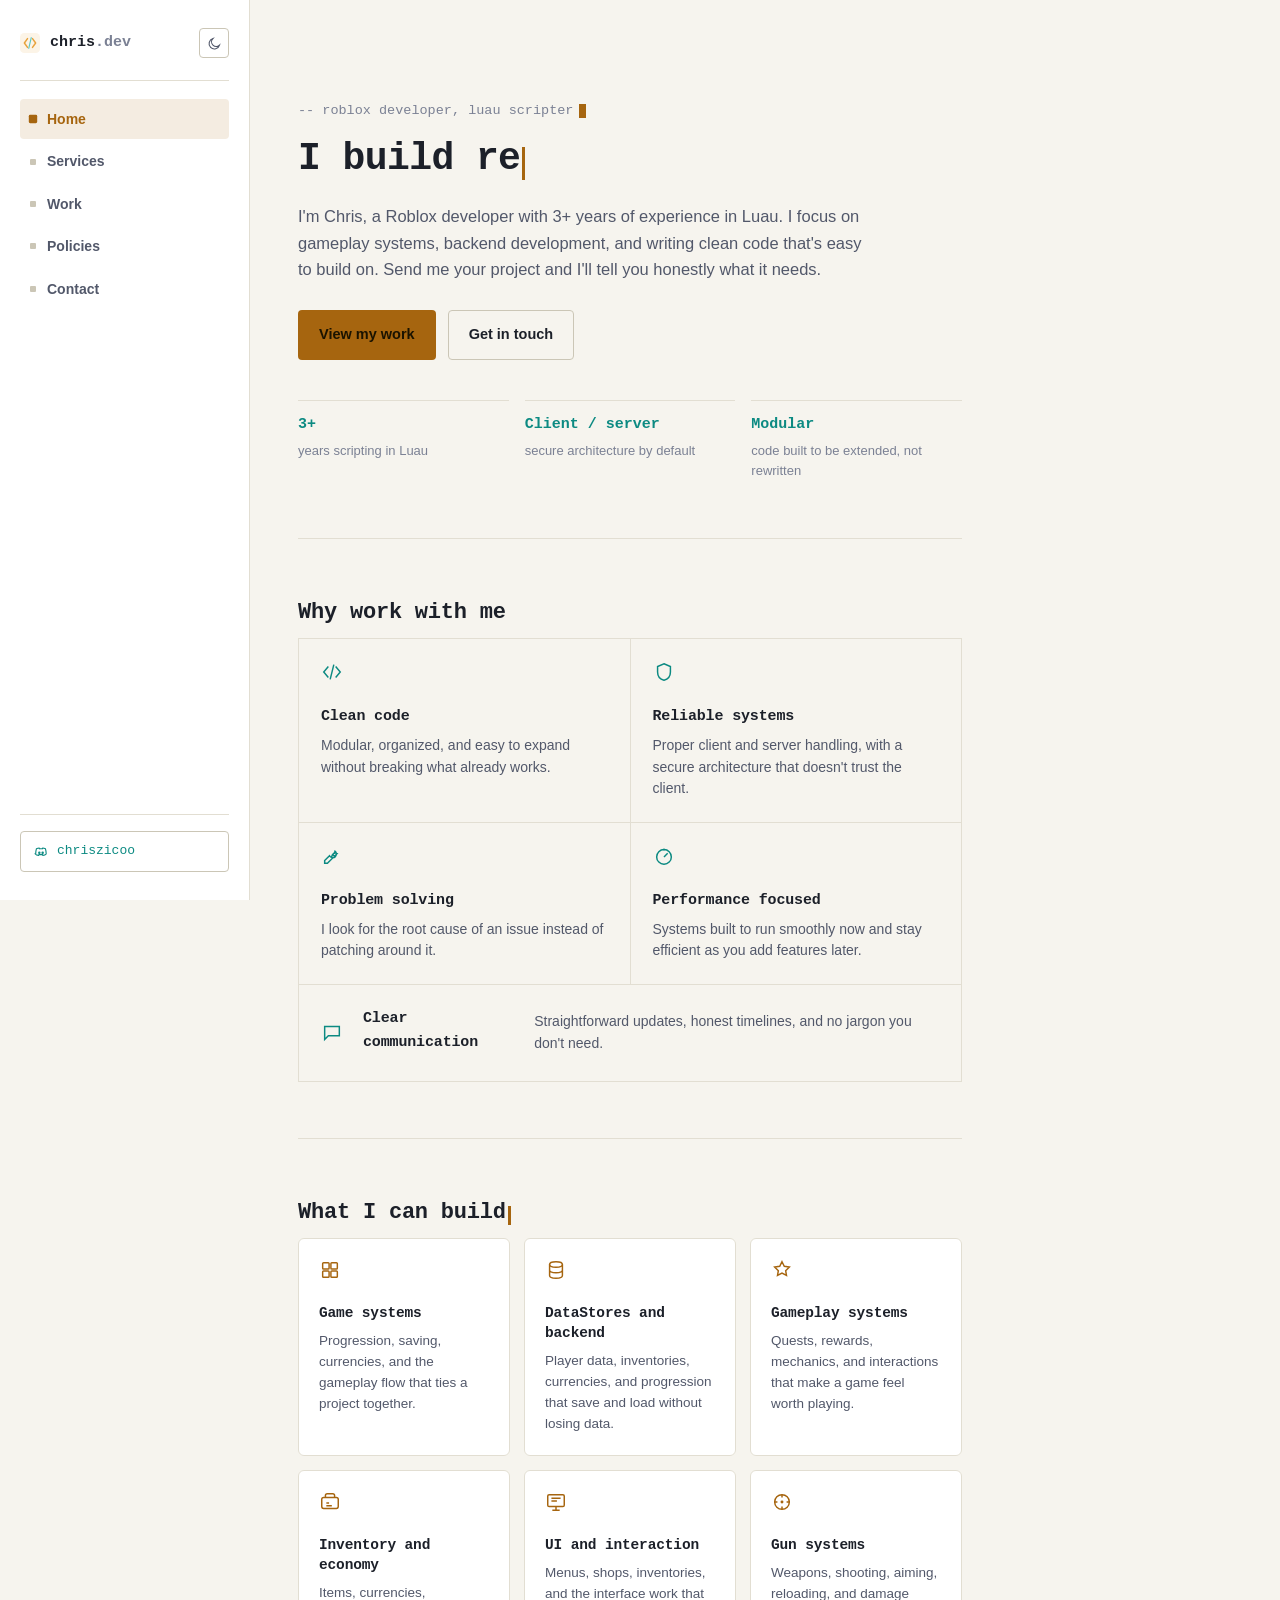
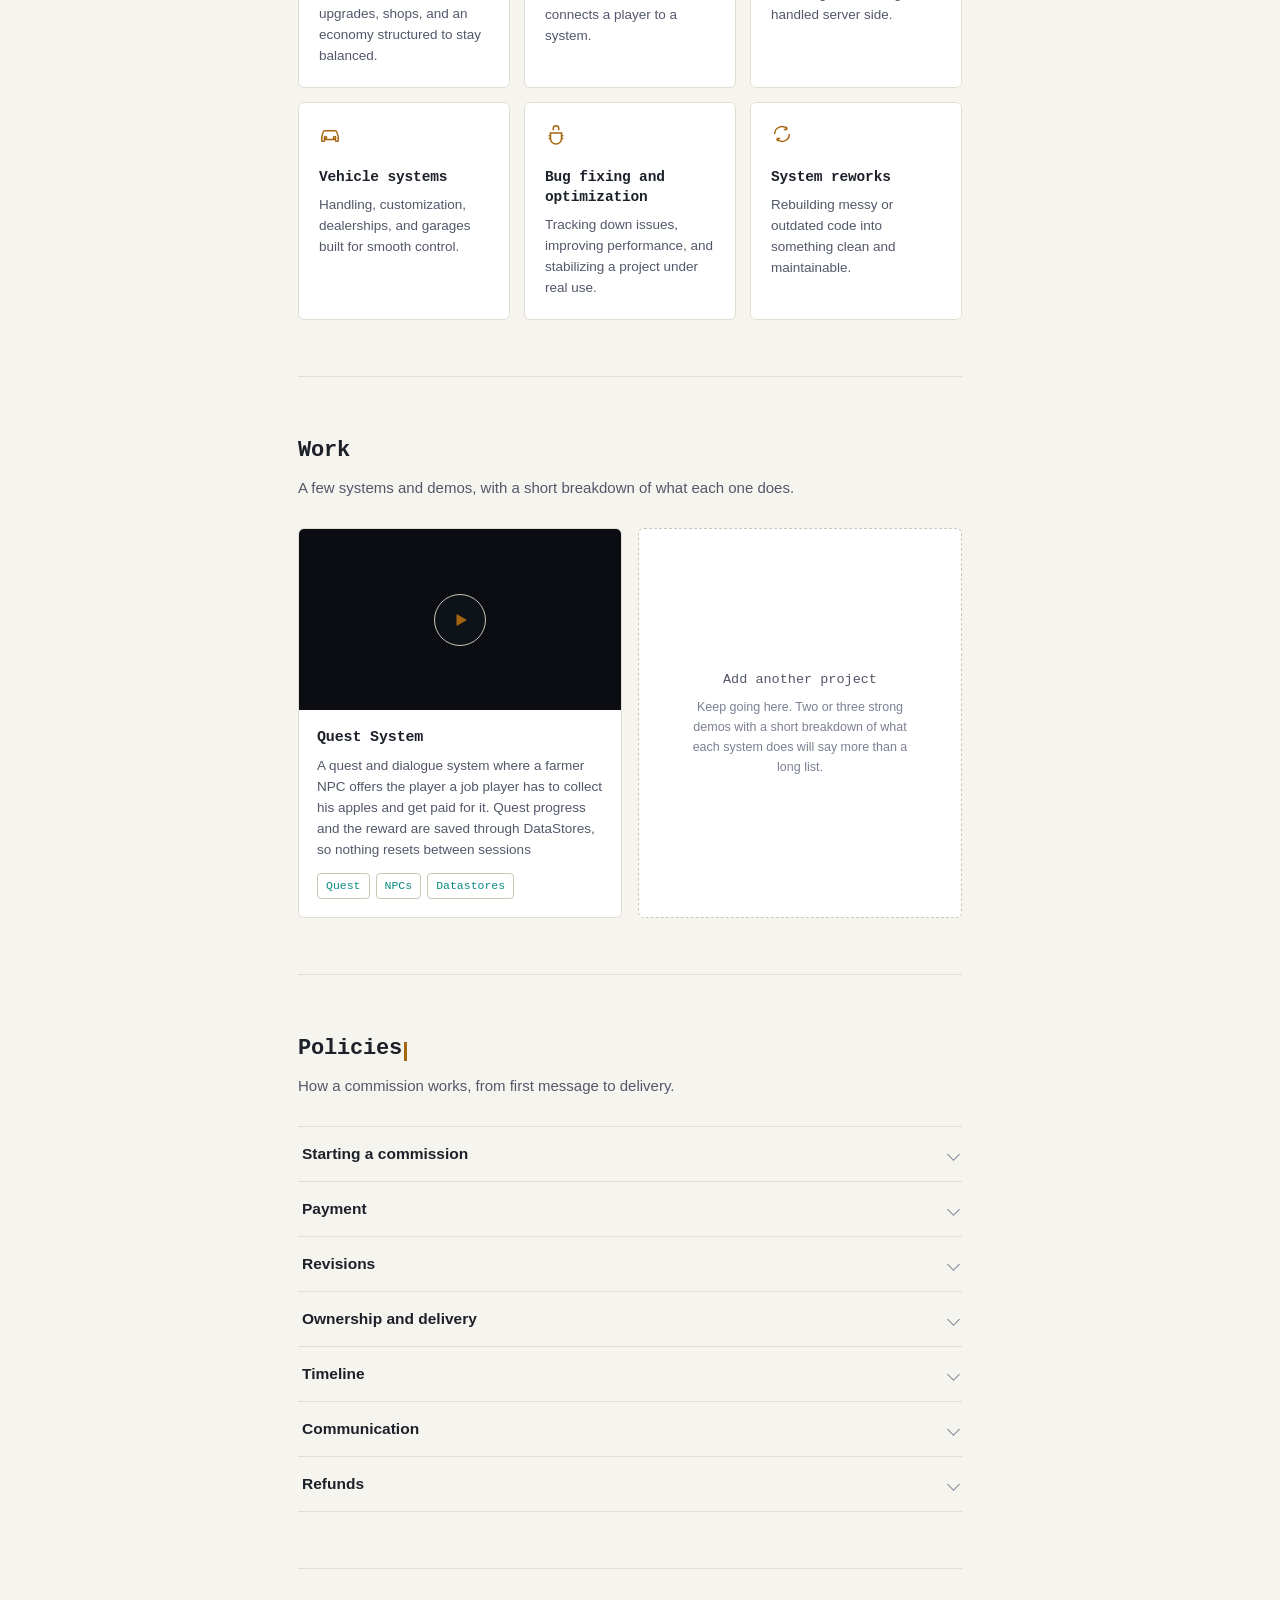
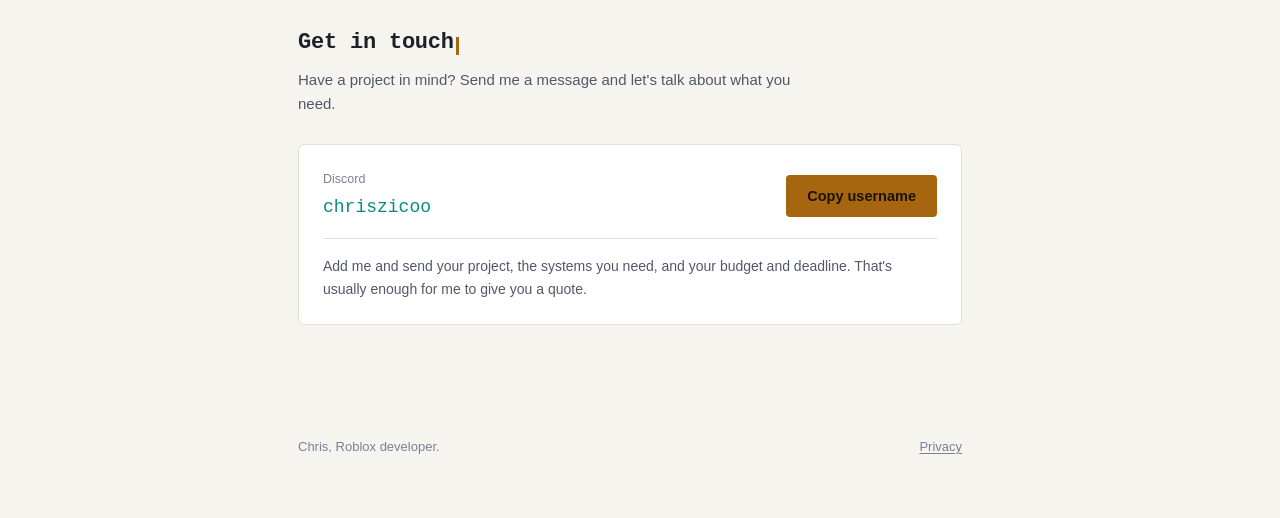
<file: index.html>
<!DOCTYPE html>
<html lang="en">
<head>
<meta charset="UTF-8">
<meta name="viewport" content="width=device-width, initial-scale=1.0">
<title>Chris — Roblox Developer</title>
<meta name="description" content="Chris is a Roblox developer with 3+ years of Luau scripting experience, building gameplay systems, backend architecture, and clean, maintainable code.">
<link rel="icon" type="image/svg+xml" href="favicon.svg">
<link rel="stylesheet" href="style.css?v=4">
<script>
(function () {
  try {
    var stored = localStorage.getItem("theme");
    var theme = stored || ((window.matchMedia && window.matchMedia("(prefers-color-scheme: light)").matches) ? "light" : "dark");
    document.documentElement.setAttribute("data-theme", theme);
  } catch (e) {
    document.documentElement.setAttribute("data-theme", "dark");
  }
})();
</script>
</head>
<body>

<button id="menuToggle" class="menu-toggle" aria-label="Open menu" aria-expanded="false">
  <span></span><span></span><span></span>
</button>

<div id="sidebarOverlay" class="sidebar-overlay"></div>

<aside class="sidebar" id="sidebar">
  <div class="sidebar-head">
    <div class="brand">
      <svg width="20" height="20" viewBox="0 0 32 32" aria-hidden="true">
        <rect width="32" height="32" rx="7" fill="#E8A33D" opacity="0.12"/>
        <path d="M12 9 L7 16 L12 23" fill="none" stroke="#E8A33D" stroke-width="2.4" stroke-linecap="round" stroke-linejoin="round"/>
        <path d="M20 9 L25 16 L20 23" fill="none" stroke="#E8A33D" stroke-width="2.4" stroke-linecap="round" stroke-linejoin="round"/>
        <line x1="18" y1="7.5" x2="14" y2="24.5" stroke="#5FC7C0" stroke-width="1.8" stroke-linecap="round"/>
      </svg>
      <span class="sidebar-head-name">chris<span class="dim">.dev</span></span>
    </div>
    <button id="themeToggle" class="theme-toggle" type="button" aria-pressed="false" aria-label="Switch to light mode">
      <svg class="icon-sun" viewBox="0 0 24 24" fill="none" stroke="currentColor" stroke-width="1.8" aria-hidden="true"><circle cx="12" cy="12" r="4.2"/><path d="M12 3v2M12 19v2M4.2 4.2l1.4 1.4M18.4 18.4l1.4 1.4M3 12h2M19 12h2M4.2 19.8l1.4-1.4M18.4 5.6l1.4-1.4"/></svg>
      <svg class="icon-moon" viewBox="0 0 24 24" fill="none" stroke="currentColor" stroke-width="1.8" aria-hidden="true"><path d="M20 14.5A8.5 8.5 0 1 1 9.5 4a7 7 0 0 0 10.5 10.5z"/></svg>
    </button>
  </div>

  <nav class="sidebar-nav" aria-label="Primary">
    <div class="nav-indicator" id="navIndicator"></div>
    <a href="#top" class="nav-link" data-section="top">
      <span class="nav-tick"></span>
      <span class="nav-label">Home</span>
    </a>
    <a href="#services" class="nav-link" data-section="services">
      <span class="nav-tick"></span>
      <span class="nav-label">Services</span>
    </a>
    <a href="#work" class="nav-link" data-section="work">
      <span class="nav-tick"></span>
      <span class="nav-label">Work</span>
    </a>
    <a href="#policies" class="nav-link" data-section="policies">
      <span class="nav-tick"></span>
      <span class="nav-label">Policies</span>
    </a>
    <a href="#contact" class="nav-link" data-section="contact">
      <span class="nav-tick"></span>
      <span class="nav-label">Contact</span>
    </a>
  </nav>

  <div class="sidebar-foot">
    <a class="discord-pill" href="#contact">
      <svg width="16" height="16" viewBox="0 0 24 24" fill="none" stroke="currentColor" stroke-width="1.7" aria-hidden="true"><path d="M4 15c0-4 1.2-8 1.2-8s2-1 4-1l.6 1.2c1.4-.2 2.8-.2 4.2 0L14.6 6c2 0 4 1 4 1s1.2 4 1.2 8c0 0-1.6 2-5 2l-.8-1.4c-1.6.4-3.2.4-4.8 0L8.4 17c-3.4 0-5-2-5-2z"/><circle cx="9.5" cy="13" r="1"/><circle cx="14.5" cy="13" r="1"/></svg>
      chriszicoo
    </a>
  </div>
</aside>

<main class="main">

  <section id="top" class="hero">
    <p class="hero-comment">-- roblox developer, luau scripter</p>
    <h1 class="hero-title" id="heroTitle">I build reliable systems for Roblox games.</h1>
    <p class="hero-sub">I'm Chris, a Roblox developer with 3+ years of experience in Luau. I focus on gameplay systems, backend development, and writing clean code that's easy to build on. Send me your project and I'll tell you honestly what it needs.</p>
    <div class="hero-actions">
      <a href="#work" class="btn btn-primary">View my work</a>
      <a href="#contact" class="btn btn-outline">Get in touch</a>
    </div>
    <ul class="hero-facts">
      <li><span class="fact-num">3+</span><span class="fact-label">years scripting in Luau</span></li>
      <li><span class="fact-num">Client / server</span><span class="fact-label">secure architecture by default</span></li>
      <li><span class="fact-num">Modular</span><span class="fact-label">code built to be extended, not rewritten</span></li>
    </ul>
  </section>

  <section id="why" class="section">
    <h2 class="section-title">Why work with me</h2>
    <div class="feature-grid reveal">

      <article class="feature">
        <svg class="feature-icon" viewBox="0 0 24 24" fill="none" stroke="currentColor" stroke-width="1.6" aria-hidden="true"><path d="M8 6 3 12l5 6M16 6l5 6-5 6M14 4l-4 16"/></svg>
        <h3>Clean code</h3>
        <p>Modular, organized, and easy to expand without breaking what already works.</p>
      </article>

      <article class="feature">
        <svg class="feature-icon" viewBox="0 0 24 24" fill="none" stroke="currentColor" stroke-width="1.6" aria-hidden="true"><path d="M12 3l7 3v6c0 4.5-3 8-7 9-4-1-7-4.5-7-9V6z"/></svg>
        <h3>Reliable systems</h3>
        <p>Proper client and server handling, with a secure architecture that doesn't trust the client.</p>
      </article>

      <article class="feature">
        <svg class="feature-icon" viewBox="0 0 24 24" fill="none" stroke="currentColor" stroke-width="1.6" aria-hidden="true"><path d="M14.7 6.3a4 4 0 1 1-5.4 5.4L4 17v3h3l5.3-5.3a4 4 0 0 1 5.4-5.4l-3 3-2-2 3-3z"/></svg>
        <h3>Problem solving</h3>
        <p>I look for the root cause of an issue instead of patching around it.</p>
      </article>

      <article class="feature">
        <svg class="feature-icon" viewBox="0 0 24 24" fill="none" stroke="currentColor" stroke-width="1.6" aria-hidden="true"><circle cx="12" cy="13" r="8"/><path d="M12 13l4-4M12 4v2"/></svg>
        <h3>Performance focused</h3>
        <p>Systems built to run smoothly now and stay efficient as you add features later.</p>
      </article>

      <article class="feature">
        <svg class="feature-icon" viewBox="0 0 24 24" fill="none" stroke="currentColor" stroke-width="1.6" aria-hidden="true"><path d="M4 5h16v10H8l-4 4z"/></svg>
        <h3>Clear communication</h3>
        <p>Straightforward updates, honest timelines, and no jargon you don't need.</p>
      </article>

    </div>
  </section>

  <section id="services" class="section">
    <h2 class="section-title">What I can build</h2>
    <div class="service-grid reveal" id="serviceGrid">

      <article class="card tilt">
        <svg class="card-icon" viewBox="0 0 24 24" fill="none" stroke="currentColor" stroke-width="1.6" aria-hidden="true"><rect x="4" y="4" width="7" height="7" rx="1"/><rect x="13" y="4" width="7" height="7" rx="1"/><rect x="4" y="13" width="7" height="7" rx="1"/><rect x="13" y="13" width="7" height="7" rx="1"/></svg>
        <h3>Game systems</h3>
        <p>Progression, saving, currencies, and the gameplay flow that ties a project together.</p>
      </article>

      <article class="card tilt">
        <svg class="card-icon" viewBox="0 0 24 24" fill="none" stroke="currentColor" stroke-width="1.6" aria-hidden="true"><ellipse cx="12" cy="6" rx="7" ry="3"/><path d="M5 6v6c0 1.7 3.1 3 7 3s7-1.3 7-3V6M5 12v6c0 1.7 3.1 3 7 3s7-1.3 7-3v-6"/></svg>
        <h3>DataStores and backend</h3>
        <p>Player data, inventories, currencies, and progression that save and load without losing data.</p>
      </article>

      <article class="card tilt">
        <svg class="card-icon" viewBox="0 0 24 24" fill="none" stroke="currentColor" stroke-width="1.6" aria-hidden="true"><path d="M12 3l2.5 5 5.5.8-4 3.9.9 5.3-4.9-2.6-4.9 2.6.9-5.3-4-3.9 5.5-.8z"/></svg>
        <h3>Gameplay systems</h3>
        <p>Quests, rewards, mechanics, and interactions that make a game feel worth playing.</p>
      </article>

      <article class="card tilt">
        <svg class="card-icon" viewBox="0 0 24 24" fill="none" stroke="currentColor" stroke-width="1.6" aria-hidden="true"><rect x="3" y="7" width="18" height="12" rx="2"/><path d="M7 7V5a2 2 0 0 1 2-2h6a2 2 0 0 1 2 2v2M8 13h3M8 16h6"/></svg>
        <h3>Inventory and economy</h3>
        <p>Items, currencies, upgrades, shops, and an economy structured to stay balanced.</p>
      </article>

      <article class="card tilt">
        <svg class="card-icon" viewBox="0 0 24 24" fill="none" stroke="currentColor" stroke-width="1.6" aria-hidden="true"><rect x="3" y="4" width="18" height="13" rx="1.5"/><path d="M8 21h8M12 17v4M7 8h10M7 11h6"/></svg>
        <h3>UI and interaction</h3>
        <p>Menus, shops, inventories, and the interface work that connects a player to a system.</p>
      </article>

      <article class="card tilt">
        <svg class="card-icon" viewBox="0 0 24 24" fill="none" stroke="currentColor" stroke-width="1.6" aria-hidden="true"><circle cx="12" cy="12" r="8"/><line x1="12" y1="4" x2="12" y2="7"/><line x1="12" y1="17" x2="12" y2="20"/><line x1="4" y1="12" x2="7" y2="12"/><line x1="17" y1="12" x2="20" y2="12"/><circle cx="12" cy="12" r="1.6" fill="currentColor" stroke="none"/></svg>
        <h3>Gun systems</h3>
        <p>Weapons, shooting, aiming, reloading, and damage handled server side.</p>
      </article>

      <article class="card tilt">
        <svg class="card-icon" viewBox="0 0 24 24" fill="none" stroke="currentColor" stroke-width="1.6" aria-hidden="true"><path d="M3 15l1.5-5A2 2 0 0 1 6.4 8.5h11.2A2 2 0 0 1 19.5 10L21 15v4a1 1 0 0 1-1 1h-1a1 1 0 0 1-1-1v-1H6v1a1 1 0 0 1-1 1H4a1 1 0 0 1-1-1z"/><circle cx="7" cy="16" r="1.3"/><circle cx="17" cy="16" r="1.3"/></svg>
        <h3>Vehicle systems</h3>
        <p>Handling, customization, dealerships, and garages built for smooth control.</p>
      </article>

      <article class="card tilt">
        <svg class="card-icon" viewBox="0 0 24 24" fill="none" stroke="currentColor" stroke-width="1.6" aria-hidden="true"><path d="M9 8V6a3 3 0 1 1 6 0v2M5 11h14M6 11v6a6 6 0 0 0 12 0v-6M4 14h2M18 14h2M4 17h2M18 17h2"/></svg>
        <h3>Bug fixing and optimization</h3>
        <p>Tracking down issues, improving performance, and stabilizing a project under real use.</p>
      </article>

      <article class="card tilt">
        <svg class="card-icon" viewBox="0 0 24 24" fill="none" stroke="currentColor" stroke-width="1.6" aria-hidden="true"><path d="M4 12a8 8 0 0 1 14-5.3M20 12a8 8 0 0 1-14 5.3M17 4v3h-3M7 20v-3h3"/></svg>
        <h3>System reworks</h3>
        <p>Rebuilding messy or outdated code into something clean and maintainable.</p>
      </article>

    </div>
  </section>

  <section id="work" class="section">
    <h2 class="section-title">Work</h2>
    <p class="section-note">A few systems and demos, with a short breakdown of what each one does.</p>
    <div class="video-grid" id="videoGrid"></div>
  </section>

  <section id="policies" class="section">
    <h2 class="section-title">Policies</h2>
    <p class="section-note">How a commission works, from first message to delivery.</p>

    <div class="policy-list reveal" id="policyList">

      <div class="policy">
        <button class="policy-head" aria-expanded="false">
          <span>Starting a commission</span>
          <span class="policy-arrow"></span>
        </button>
        <div class="policy-body">
          <p>Send me a message with:</p>
          <ol>
            <li>Your game or project</li>
            <li>The systems you need built</li>
            <li>Your budget and deadline</li>
            <li>Any references or examples</li>
          </ol>
          <p>The more detail you give me up front, the faster I can scope the work and give you an accurate quote.</p>
        </div>
      </div>

      <div class="policy">
        <button class="policy-head" aria-expanded="false">
          <span>Payment</span>
          <span class="policy-arrow"></span>
        </button>
        <div class="policy-body">
          <p>For most projects, I ask for half the agreed price upfront to begin work, with the remainder due on delivery. For small fixes or short jobs, I ask for full payment upfront. Larger projects can be split into milestones instead. Payment method and schedule are always agreed on before any work starts.</p>
        </div>
      </div>

      <div class="policy">
        <button class="policy-head" aria-expanded="false">
          <span>Revisions</span>
          <span class="policy-arrow"></span>
        </button>
        <div class="policy-body">
          <p>A reasonable round of revisions is included so the system matches what we agreed on. Changes outside the original scope, like new features that weren't part of the request, are quoted separately.</p>
        </div>
      </div>

      <div class="policy">
        <button class="policy-head" aria-expanded="false">
          <span>Ownership and delivery</span>
          <span class="policy-arrow"></span>
        </button>
        <div class="policy-body">
          <p>Once a project is paid in full, full ownership of the scripts and systems transfers to you, along with the source files. I keep the right to show the work in my own portfolio unless you ask me not to, in which case I'm happy to keep it private.</p>
        </div>
      </div>

      <div class="policy">
        <button class="policy-head" aria-expanded="false">
          <span>Timeline</span>
          <span class="policy-arrow"></span>
        </button>
        <div class="policy-body">
          <p>Deadlines are set before work begins, based on the scope of the project. If anything is going to run late, I'll tell you as soon as I know, not after the deadline has passed.</p>
        </div>
      </div>

      <div class="policy">
        <button class="policy-head" aria-expanded="false">
          <span>Communication</span>
          <span class="policy-arrow"></span>
        </button>
        <div class="policy-body">
          <p>Discord is the main way to reach me. I aim to reply within a day or two, and I'll give you progress updates as the work moves forward rather than going quiet until it's done.</p>
        </div>
      </div>

      <div class="policy">
        <button class="policy-head" aria-expanded="false">
          <span>Refunds</span>
          <span class="policy-arrow"></span>
        </button>
        <div class="policy-body">
          <p>Before work starts, a refund is straightforward. Once work is underway, refunds are handled case by case based on how much progress has been made. If something isn't working as agreed, my first step is always to fix it, not to walk away.</p>
        </div>
      </div>

    </div>
  </section>

  <section id="contact" class="section contact-section">
    <h2 class="section-title">Get in touch</h2>
    <p class="section-note">Have a project in mind? Send me a message and let's talk about what you need.</p>

    <div class="contact-card reveal">
      <div class="contact-card-row">
        <div>
          <p class="contact-label">Discord</p>
          <p class="contact-value" id="discordHandle">chriszicoo</p>
        </div>
        <button class="btn btn-primary" id="copyDiscord" type="button">Copy username</button>
      </div>
      <p class="contact-hint">Add me and send your project, the systems you need, and your budget and deadline. That's usually enough for me to give you a quote.</p>
    </div>
  </section>

  <footer class="footer">
    <p>Chris, Roblox developer.</p>
    <p class="footer-links"><a href="privacy.html">Privacy</a></p>
  </footer>

</main>

<script src="videos-data.js"></script>
<script src="script.js?v=4"></script>
</body>
</html>
</file>
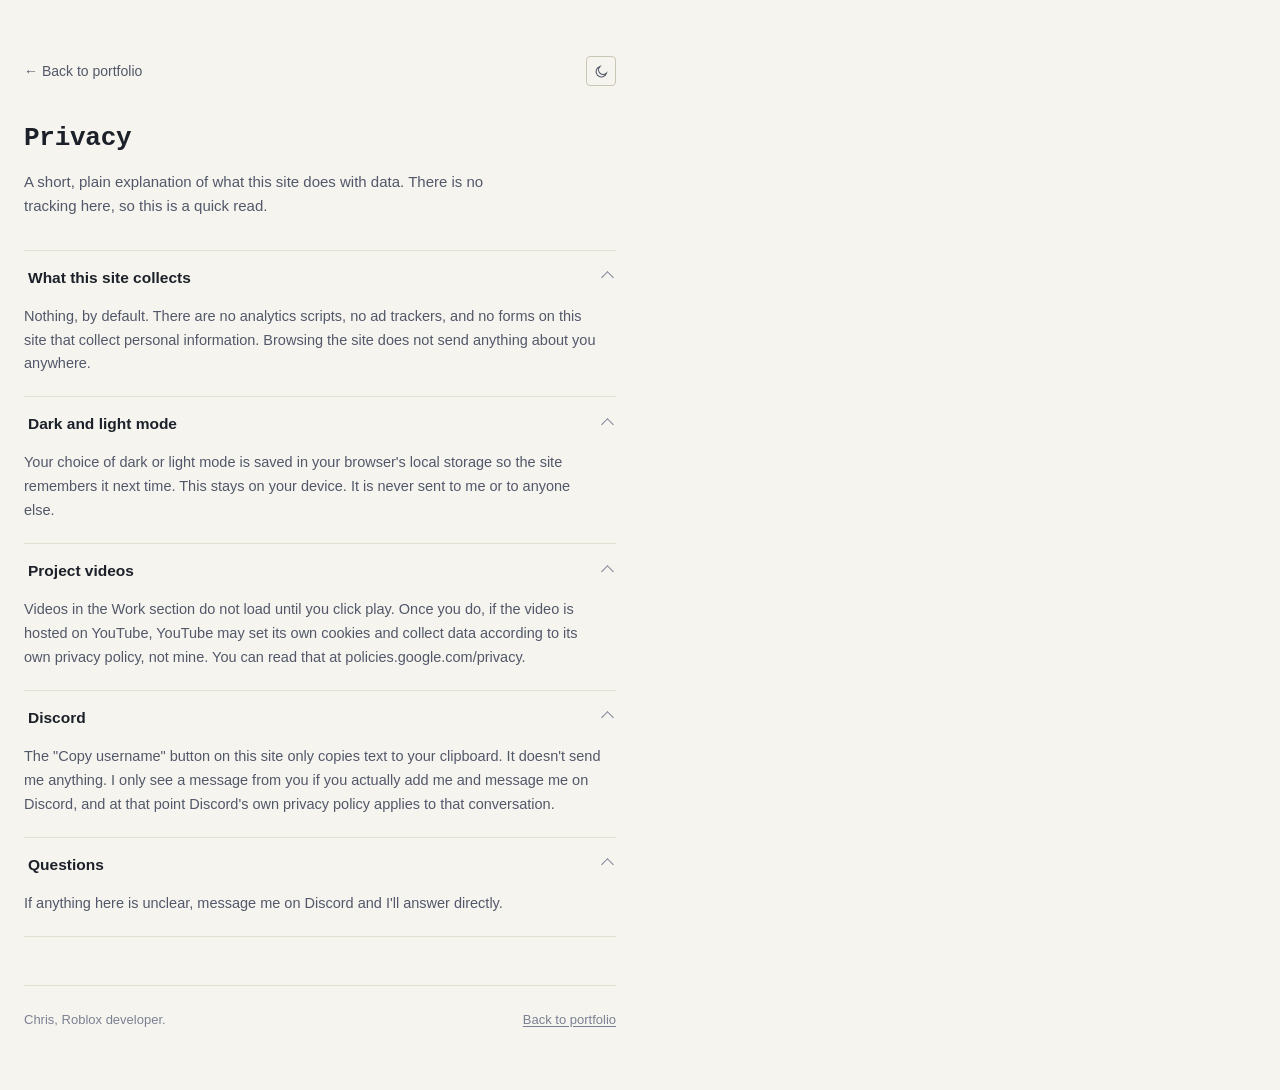
<file: privacy.html>
<!DOCTYPE html>
<html lang="en">
<head>
<meta charset="UTF-8">
<meta name="viewport" content="width=device-width, initial-scale=1.0">
<title>Privacy — Chris, Roblox Developer</title>
<meta name="description" content="What this site does and does not collect.">
<link rel="icon" type="image/svg+xml" href="favicon.svg">
<link rel="stylesheet" href="style.css?v=4">
<script>
(function () {
  try {
    var stored = localStorage.getItem("theme");
    var theme = stored || ((window.matchMedia && window.matchMedia("(prefers-color-scheme: light)").matches) ? "light" : "dark");
    document.documentElement.setAttribute("data-theme", theme);
  } catch (e) {
    document.documentElement.setAttribute("data-theme", "dark");
  }
})();
</script>
</head>
<body>

<main class="main standalone-page">

  <div class="standalone-head">
    <a href="index.html" class="back-link">&larr; Back to portfolio</a>
    <button id="themeToggle" class="theme-toggle" type="button" aria-pressed="false" aria-label="Switch to light mode">
      <svg class="icon-sun" viewBox="0 0 24 24" fill="none" stroke="currentColor" stroke-width="1.8" aria-hidden="true"><circle cx="12" cy="12" r="4.2"/><path d="M12 3v2M12 19v2M4.2 4.2l1.4 1.4M18.4 18.4l1.4 1.4M3 12h2M19 12h2M4.2 19.8l1.4-1.4M18.4 5.6l1.4-1.4"/></svg>
      <svg class="icon-moon" viewBox="0 0 24 24" fill="none" stroke="currentColor" stroke-width="1.8" aria-hidden="true"><path d="M20 14.5A8.5 8.5 0 1 1 9.5 4a7 7 0 0 0 10.5 10.5z"/></svg>
    </button>
  </div>

  <h1 class="page-title">Privacy</h1>
  <p class="section-note">A short, plain explanation of what this site does with data. There is no tracking here, so this is a quick read.</p>

  <div class="policy-list">

    <div class="policy">
      <button class="policy-head" aria-expanded="true">
        <span>What this site collects</span>
        <span class="policy-arrow"></span>
      </button>
      <div class="policy-body" style="max-height: none;">
        <p>Nothing, by default. There are no analytics scripts, no ad trackers, and no forms on this site that collect personal information. Browsing the site does not send anything about you anywhere.</p>
      </div>
    </div>

    <div class="policy">
      <button class="policy-head" aria-expanded="true">
        <span>Dark and light mode</span>
        <span class="policy-arrow"></span>
      </button>
      <div class="policy-body" style="max-height: none;">
        <p>Your choice of dark or light mode is saved in your browser's local storage so the site remembers it next time. This stays on your device. It is never sent to me or to anyone else.</p>
      </div>
    </div>

    <div class="policy">
      <button class="policy-head" aria-expanded="true">
        <span>Project videos</span>
        <span class="policy-arrow"></span>
      </button>
      <div class="policy-body" style="max-height: none;">
        <p>Videos in the Work section do not load until you click play. Once you do, if the video is hosted on YouTube, YouTube may set its own cookies and collect data according to its own privacy policy, not mine. You can read that at <a href="https://policies.google.com/privacy" target="_blank" rel="noopener noreferrer">policies.google.com/privacy</a>.</p>
      </div>
    </div>

    <div class="policy">
      <button class="policy-head" aria-expanded="true">
        <span>Discord</span>
        <span class="policy-arrow"></span>
      </button>
      <div class="policy-body" style="max-height: none;">
        <p>The "Copy username" button on this site only copies text to your clipboard. It doesn't send me anything. I only see a message from you if you actually add me and message me on Discord, and at that point Discord's own privacy policy applies to that conversation.</p>
      </div>
    </div>

    <div class="policy">
      <button class="policy-head" aria-expanded="true">
        <span>Questions</span>
        <span class="policy-arrow"></span>
      </button>
      <div class="policy-body" style="max-height: none;">
        <p>If anything here is unclear, message me on Discord and I'll answer directly.</p>
      </div>
    </div>

  </div>

  <footer class="footer">
    <p>Chris, Roblox developer.</p>
    <p class="footer-links"><a href="index.html">Back to portfolio</a></p>
  </footer>

</main>

<script src="script.js?v=4"></script>
</body>
</html>
</file>
<file: style.css>
:root {
  --bg: #10141C;
  --bg-panel: #161B24;
  --bg-panel-alt: #1B2130;
  --border: #262D3A;
  --border-light: #323A4A;
  --text: #E7E2D6;
  --text-dim: #98A0AF;
  --text-faint: #5B6272;
  --accent: #E8A33D;
  --accent-soft: rgba(232, 163, 61, 0.12);
  --accent-2: #5FC7C0;
  --radius-sm: 4px;
  --radius-md: 6px;
  --mono: ui-monospace, "Cascadia Code", "Fira Code", "SFMono-Regular", Menlo, Consolas, monospace;
  --sans: -apple-system, BlinkMacSystemFont, "Segoe UI", Roboto, "Helvetica Neue", Arial, sans-serif;
  --sidebar-w: 250px;
}

[data-theme="light"] {
  --bg: #F6F4EE;
  --bg-panel: #FFFFFF;
  --bg-panel-alt: #EFEBE1;
  --border: #E2DED2;
  --border-light: #CBC6B6;
  --text: #1C2029;
  --text-dim: #52586A;
  --text-faint: #7B8194;
  --accent: #A6650F;
  --accent-soft: rgba(166, 101, 15, 0.12);
  --accent-2: #0C8A82;
}

html.theme-ready,
html.theme-ready * {
  transition: background-color 0.25s ease, color 0.25s ease, border-color 0.25s ease;
}

* { box-sizing: border-box; }

html { scroll-behavior: smooth; }

body {
  margin: 0;
  background: var(--bg);
  color: var(--text);
  font-family: var(--sans);
  font-size: 16px;
  line-height: 1.6;
  -webkit-font-smoothing: antialiased;
}

a { color: inherit; text-decoration: none; }

h1, h2, h3 {
  font-family: var(--mono);
  font-weight: 600;
  margin: 0;
  letter-spacing: -0.01em;
}

p { margin: 0; }

:focus-visible {
  outline: 2px solid var(--accent-2);
  outline-offset: 2px;
}

/* ---------- Layout ---------- */

.sidebar {
  position: fixed;
  top: 0;
  left: 0;
  width: var(--sidebar-w);
  height: 100vh;
  background: var(--bg-panel);
  border-right: 1px solid var(--border);
  display: flex;
  flex-direction: column;
  padding: 28px 20px;
  z-index: 40;
}

.sidebar-head {
  display: flex;
  align-items: center;
  justify-content: space-between;
  gap: 10px;
  padding-bottom: 22px;
  margin-bottom: 18px;
  border-bottom: 1px solid var(--border);
}

.brand {
  display: flex;
  align-items: center;
  gap: 10px;
  min-width: 0;
}

.sidebar-head-name {
  font-family: var(--mono);
  font-size: 15px;
  font-weight: 600;
}

.sidebar-head-name .dim { color: var(--text-faint); }

.theme-toggle {
  width: 30px;
  height: 30px;
  flex-shrink: 0;
  display: flex;
  align-items: center;
  justify-content: center;
  background: transparent;
  border: 1px solid var(--border-light);
  border-radius: var(--radius-sm);
  color: var(--text-dim);
  cursor: pointer;
  transition: color 0.15s ease, border-color 0.15s ease;
}

.theme-toggle:hover {
  color: var(--accent);
  border-color: var(--accent-2);
}

.theme-toggle svg {
  width: 15px;
  height: 15px;
}

.theme-toggle .icon-moon { display: none; }

[data-theme="light"] .theme-toggle .icon-sun { display: none; }
[data-theme="light"] .theme-toggle .icon-moon { display: block; }

.sidebar-nav {
  display: flex;
  flex-direction: column;
  gap: 2px;
  flex: 1;
}

.sidebar-nav {
  position: relative;
}

.nav-indicator {
  position: absolute;
  left: 0;
  width: 100%;
  height: 34px;
  background: var(--accent-soft);
  border-radius: var(--radius-sm);
  transform: translateY(0);
  transition: transform 0.35s cubic-bezier(0.4, 0, 0.2, 1), opacity 0.2s ease;
  opacity: 0;
  pointer-events: none;
  z-index: 0;
}

.nav-link {
  position: relative;
  z-index: 1;
  display: flex;
  align-items: center;
  gap: 11px;
  color: var(--text-dim);
  padding: 9px 10px;
  border-radius: var(--radius-sm);
  transition: color 0.15s ease, transform 0.2s cubic-bezier(0.4, 0, 0.2, 1);
}

.nav-link:hover {
  color: var(--text);
  transform: translateX(4px);
}

.nav-link.active {
  color: var(--accent);
}

.nav-label {
  font-family: var(--sans);
  font-size: 14px;
  font-weight: 600;
}

.nav-tick {
  width: 6px;
  height: 6px;
  border-radius: 1px;
  background: var(--border-light);
  flex-shrink: 0;
  transition: background 0.15s ease, transform 0.2s ease;
}

.nav-link:hover .nav-tick {
  transform: scale(1.4);
}

.nav-link.active .nav-tick {
  background: var(--accent);
  transform: scale(1.4);
}

.sidebar-foot {
  padding-top: 16px;
  border-top: 1px solid var(--border);
}

.discord-pill {
  display: flex;
  align-items: center;
  gap: 8px;
  font-family: var(--mono);
  font-size: 13px;
  color: var(--accent-2);
  border: 1px solid var(--border-light);
  border-radius: var(--radius-sm);
  padding: 9px 12px;
  transition: border-color 0.15s ease, background 0.15s ease;
}

.discord-pill:hover {
  border-color: var(--accent-2);
  background: var(--bg-panel-alt);
}

.main {
  margin-left: var(--sidebar-w);
  max-width: 760px;
  padding: 100px 48px 60px;
}

.menu-toggle {
  display: none;
  position: fixed;
  top: 16px;
  right: 16px;
  z-index: 60;
  width: 42px;
  height: 42px;
  background: var(--bg-panel);
  border: 1px solid var(--border-light);
  border-radius: var(--radius-sm);
  flex-direction: column;
  align-items: center;
  justify-content: center;
  gap: 5px;
  cursor: pointer;
}

.menu-toggle span {
  width: 18px;
  height: 2px;
  background: var(--text);
  transition: transform 0.2s ease, opacity 0.2s ease;
}

.menu-toggle.open span:nth-child(1) { transform: translateY(7px) rotate(45deg); }
.menu-toggle.open span:nth-child(2) { opacity: 0; }
.menu-toggle.open span:nth-child(3) { transform: translateY(-7px) rotate(-45deg); }

.sidebar-overlay {
  display: none;
  position: fixed;
  inset: 0;
  background: rgba(6, 8, 12, 0.6);
  z-index: 39;
}

/* ---------- Hero ---------- */

.hero {
  padding-bottom: 56px;
  border-bottom: 1px solid var(--border);
  margin-bottom: 56px;
}

@keyframes riseIn {
  from { opacity: 0; transform: translateY(14px); }
  to { opacity: 1; transform: translateY(0); }
}

.hero-comment,
.hero-sub,
.hero-actions,
.hero-facts {
  opacity: 0;
  animation: riseIn 0.6s cubic-bezier(0.16, 1, 0.3, 1) forwards;
}

.hero-comment { animation-delay: 0.05s; }
.hero-sub { animation-delay: 0.28s; }
.hero-actions { animation-delay: 0.4s; }
.hero-facts { animation-delay: 0.5s; }

.hero-comment {
  font-family: var(--mono);
  font-size: 13.5px;
  color: var(--text-faint);
  margin-bottom: 14px;
  display: flex;
  align-items: center;
}

.hero-comment::after {
  content: "";
  display: inline-block;
  width: 7px;
  height: 14px;
  margin-left: 6px;
  background: var(--accent);
  animation: blink 1s step-end infinite;
}

@keyframes blink {
  0%, 45% { opacity: 1; }
  50%, 100% { opacity: 0; }
}

.hero-title {
  font-size: clamp(30px, 3.4vw, 38px);
  line-height: 1.2;
  letter-spacing: -0.015em;
  font-weight: 700;
  max-width: 22ch;
  margin-bottom: 22px;
  min-height: 1.2em;
}

.type-cursor {
  display: inline-block;
  width: 3px;
  height: 0.85em;
  margin-left: 2px;
  background: var(--accent);
  vertical-align: text-bottom;
  animation: blink 1s step-end infinite;
}

.hero-sub {
  color: var(--text-dim);
  max-width: 62ch;
  font-size: 16.5px;
  margin-bottom: 28px;
}

.hero-actions {
  display: flex;
  gap: 12px;
  margin-bottom: 40px;
  flex-wrap: wrap;
}

.btn {
  font-family: var(--sans);
  font-size: 14.5px;
  font-weight: 600;
  padding: 12px 20px;
  border-radius: var(--radius-sm);
  border: 1px solid transparent;
  cursor: pointer;
  display: inline-block;
  transition: background 0.15s ease, border-color 0.15s ease, transform 0.1s ease;
}

.btn:active { transform: translateY(1px); }

.btn-primary {
  background: var(--accent);
  color: #1A1300;
}

.btn-primary:hover { background: #f0af4f; }

.btn-outline {
  background: transparent;
  border-color: var(--border-light);
  color: var(--text);
}

.btn-outline:hover { border-color: var(--accent-2); color: var(--accent-2); }

.hero-facts {
  list-style: none;
  margin: 0;
  padding: 0;
  display: grid;
  grid-template-columns: repeat(3, 1fr);
  gap: 16px;
}

.hero-facts li {
  border-top: 1px solid var(--border);
  padding-top: 12px;
  display: flex;
  flex-direction: column;
  gap: 4px;
}

.fact-num {
  font-family: var(--mono);
  color: var(--accent-2);
  font-size: 15px;
  font-weight: 600;
}

.fact-label {
  font-size: 13px;
  color: var(--text-faint);
}

/* ---------- Sections ---------- */

.section {
  padding-bottom: 56px;
  margin-bottom: 56px;
  border-bottom: 1px solid var(--border);
}

.section:last-of-type { border-bottom: none; }

.section-title {
  font-size: 22px;
  margin-bottom: 8px;
  min-height: 1.3em;
}

.section-note {
  color: var(--text-dim);
  font-size: 15px;
  margin-bottom: 28px;
  max-width: 60ch;
}

/* ---------- Feature grid ---------- */

.feature-grid {
  display: grid;
  grid-template-columns: repeat(2, 1fr);
  gap: 1px;
  background: var(--border);
  border: 1px solid var(--border);
}

.feature {
  background: var(--bg);
  padding: 22px;
  position: relative;
  overflow: hidden;
}

.feature::before {
  content: "";
  position: absolute;
  top: 0;
  left: 0;
  width: 0;
  height: 2px;
  background: var(--accent-2);
  transition: width 0.3s ease;
}

.feature:hover::before {
  width: 100%;
}

/* 5 items in a 2-col grid leaves an empty cell; give the trailing odd
   item the full row instead, laid out as a wide banner card */
.feature:last-child:nth-child(odd) {
  grid-column: 1 / -1;
  display: flex;
  align-items: center;
  gap: 20px;
}

.feature:last-child:nth-child(odd) .feature-icon {
  margin-bottom: 0;
  flex-shrink: 0;
}

.feature:last-child:nth-child(odd) h3 {
  margin-bottom: 4px;
}

.feature-icon {
  width: 22px;
  height: 22px;
  color: var(--accent-2);
  margin-bottom: 14px;
}

.feature h3 {
  font-size: 15px;
  margin-bottom: 6px;
}

.feature p {
  color: var(--text-dim);
  font-size: 14px;
  line-height: 1.55;
}

/* ---------- Service / work cards ---------- */

.service-grid {
  display: grid;
  grid-template-columns: repeat(3, 1fr);
  gap: 14px;
}

.card {
  background: var(--bg-panel);
  border: 1px solid var(--border);
  border-radius: var(--radius-md);
  padding: 20px;
  position: relative;
  overflow: hidden;
  transition: border-color 0.2s ease, transform 0.15s ease;
  transform-style: preserve-3d;
  will-change: transform;
}

.card::after {
  content: "";
  position: absolute;
  top: -1px;
  left: 0;
  width: 0;
  height: 2px;
  background: var(--accent);
  transition: width 0.3s ease;
}

.card:hover { border-color: var(--border-light); }
.card:hover::after { width: 100%; }

.card-icon {
  width: 22px;
  height: 22px;
  color: var(--accent);
  margin-bottom: 14px;
}

.card h3 {
  font-size: 14.5px;
  margin-bottom: 8px;
  line-height: 1.4;
}

.card p {
  font-size: 13.5px;
  color: var(--text-dim);
  line-height: 1.55;
}

/* ---------- Video grid ---------- */

.video-grid {
  display: grid;
  grid-template-columns: repeat(2, 1fr);
  gap: 16px;
}

.video-card {
  background: var(--bg-panel);
  border: 1px solid var(--border);
  border-radius: var(--radius-md);
  overflow: hidden;
  opacity: 0;
  transform: translateY(10px);
  transition: opacity 0.4s ease, transform 0.4s ease;
}

.video-card.in-view {
  opacity: 1;
  transform: translateY(0);
}

.video-card.placeholder {
  border-style: dashed;
  border-color: var(--border-light);
  display: flex;
  align-items: center;
  justify-content: center;
  min-height: 180px;
  opacity: 1;
  transform: none;
}

.video-card.placeholder .placeholder-inner {
  text-align: center;
  padding: 24px;
  color: var(--text-faint);
}

.video-card.placeholder .placeholder-inner p:first-child {
  color: var(--text-dim);
  font-family: var(--mono);
  font-size: 13.5px;
  margin-bottom: 6px;
}

.video-card.placeholder .placeholder-inner p:last-child {
  font-size: 12.5px;
  max-width: 32ch;
  margin: 0 auto;
}

.video-frame {
  position: relative;
  width: 100%;
  aspect-ratio: 16 / 9;
  background: #0B0D12;
  cursor: pointer;
  display: flex;
  align-items: center;
  justify-content: center;
}

.video-frame iframe,
.video-frame video {
  width: 100%;
  height: 100%;
  border: 0;
  display: block;
}

.play-btn {
  width: 52px;
  height: 52px;
  border-radius: 50%;
  border: 1px solid var(--border-light);
  background: rgba(16, 20, 28, 0.8);
  display: flex;
  align-items: center;
  justify-content: center;
}

.play-btn svg { width: 18px; height: 18px; color: var(--accent); margin-left: 2px; }

.video-body { padding: 16px 18px 18px; }

.video-body h3 {
  font-size: 15px;
  margin-bottom: 6px;
}

.video-body p {
  font-size: 13.5px;
  color: var(--text-dim);
  line-height: 1.55;
  margin-bottom: 12px;
}

.tag-row {
  display: flex;
  flex-wrap: wrap;
  gap: 6px;
}

.tag {
  font-family: var(--mono);
  font-size: 11.5px;
  color: var(--accent-2);
  border: 1px solid var(--border-light);
  border-radius: var(--radius-sm);
  padding: 3px 8px;
}

/* ---------- Policies ---------- */

.policy-list {
  border-top: 1px solid var(--border);
}

.policy {
  border-bottom: 1px solid var(--border);
}

.policy-head {
  width: 100%;
  background: none;
  border: none;
  color: var(--text);
  font-family: var(--sans);
  font-size: 15.5px;
  font-weight: 600;
  padding: 18px 4px;
  display: flex;
  align-items: center;
  justify-content: space-between;
  cursor: pointer;
  text-align: left;
}

.policy-arrow {
  width: 9px;
  height: 9px;
  border-right: 1.5px solid var(--text-faint);
  border-bottom: 1.5px solid var(--text-faint);
  transform: rotate(45deg);
  transition: transform 0.2s ease;
  flex-shrink: 0;
}

.policy-head[aria-expanded="true"] .policy-arrow {
  transform: rotate(-135deg);
}

.policy-body {
  max-height: 0;
  overflow: hidden;
  transition: max-height 0.25s ease;
}

.policy-body p, .policy-body ol {
  color: var(--text-dim);
  font-size: 14.5px;
  line-height: 1.65;
  padding-bottom: 20px;
  padding-right: 12px;
}

.policy-body ol {
  padding-left: 20px;
  margin: 8px 0;
}

/* ---------- Contact ---------- */

.contact-card {
  background: var(--bg-panel);
  border: 1px solid var(--border);
  border-radius: var(--radius-md);
  padding: 24px;
}

.contact-card-row {
  display: flex;
  align-items: center;
  justify-content: space-between;
  gap: 16px;
  flex-wrap: wrap;
  padding-bottom: 16px;
  margin-bottom: 16px;
  border-bottom: 1px solid var(--border);
}

.contact-label {
  font-size: 12.5px;
  color: var(--text-faint);
  margin-bottom: 4px;
}

.contact-value {
  font-family: var(--mono);
  font-size: 18px;
  color: var(--accent-2);
}

.contact-hint {
  font-size: 14px;
  color: var(--text-dim);
  line-height: 1.6;
}

/* ---------- Footer ---------- */

.footer {
  color: var(--text-faint);
  font-size: 13px;
  display: flex;
  justify-content: space-between;
}

.footer-links a {
  color: var(--text-faint);
  text-decoration: underline;
  text-underline-offset: 2px;
  transition: color 0.15s ease;
}

.footer-links a:hover { color: var(--accent-2); }

/* ---------- Standalone pages (privacy, etc) ---------- */

.standalone-page {
  margin-left: 0;
  max-width: 640px;
  padding: 56px 24px 60px;
}

.standalone-head {
  display: flex;
  align-items: center;
  justify-content: space-between;
  gap: 16px;
  margin-bottom: 32px;
}

.back-link {
  font-size: 14px;
  color: var(--text-dim);
  transition: color 0.15s ease;
}

.back-link:hover { color: var(--accent-2); }

.page-title {
  font-size: 26px;
  margin-bottom: 10px;
}

.standalone-page .section-note { margin-bottom: 32px; }

.standalone-page .footer {
  margin-top: 48px;
  padding-top: 24px;
  border-top: 1px solid var(--border);
}

/* ---------- Scroll reveal ---------- */

.reveal {
  opacity: 0;
  transform: translateY(16px);
  transition: opacity 0.5s ease, transform 0.5s ease;
}

.reveal.in-view {
  opacity: 1;
  transform: translateY(0);
}

/* ---------- Responsive ---------- */

@media (max-width: 900px) {
  .service-grid { grid-template-columns: repeat(2, 1fr); }
}

@media (max-width: 720px) {
  .menu-toggle { display: flex; }

  .sidebar {
    transform: translateX(-100%);
    transition: transform 0.25s ease;
    width: 78vw;
    max-width: 300px;
  }

  .sidebar.open { transform: translateX(0); }

  .sidebar-overlay.show { display: block; }

  .main {
    margin-left: 0;
    padding: 88px 22px 48px;
  }

  .hero-facts { grid-template-columns: 1fr; gap: 12px; }
  .feature-grid { grid-template-columns: 1fr; }
  .feature:last-child:nth-child(odd) {
    flex-direction: column;
    align-items: flex-start;
    gap: 14px;
  }
  .feature:last-child:nth-child(odd) .feature-icon { margin-bottom: 0; }
  .service-grid { grid-template-columns: 1fr; }
  .video-grid { grid-template-columns: 1fr; }

  .footer { flex-direction: column; gap: 4px; }
}

@media (prefers-reduced-motion: reduce) {
  html { scroll-behavior: auto; }
  .video-card, .card, .btn, .nav-link, .policy-arrow, .sidebar, .nav-indicator {
    transition: none !important;
  }
  .hero-comment, .hero-title, .hero-sub, .hero-actions, .hero-facts, .reveal {
    animation: none !important;
    opacity: 1 !important;
    transform: none !important;
  }
  .hero-comment::after { animation: none !important; opacity: 1; }
}
</file>
